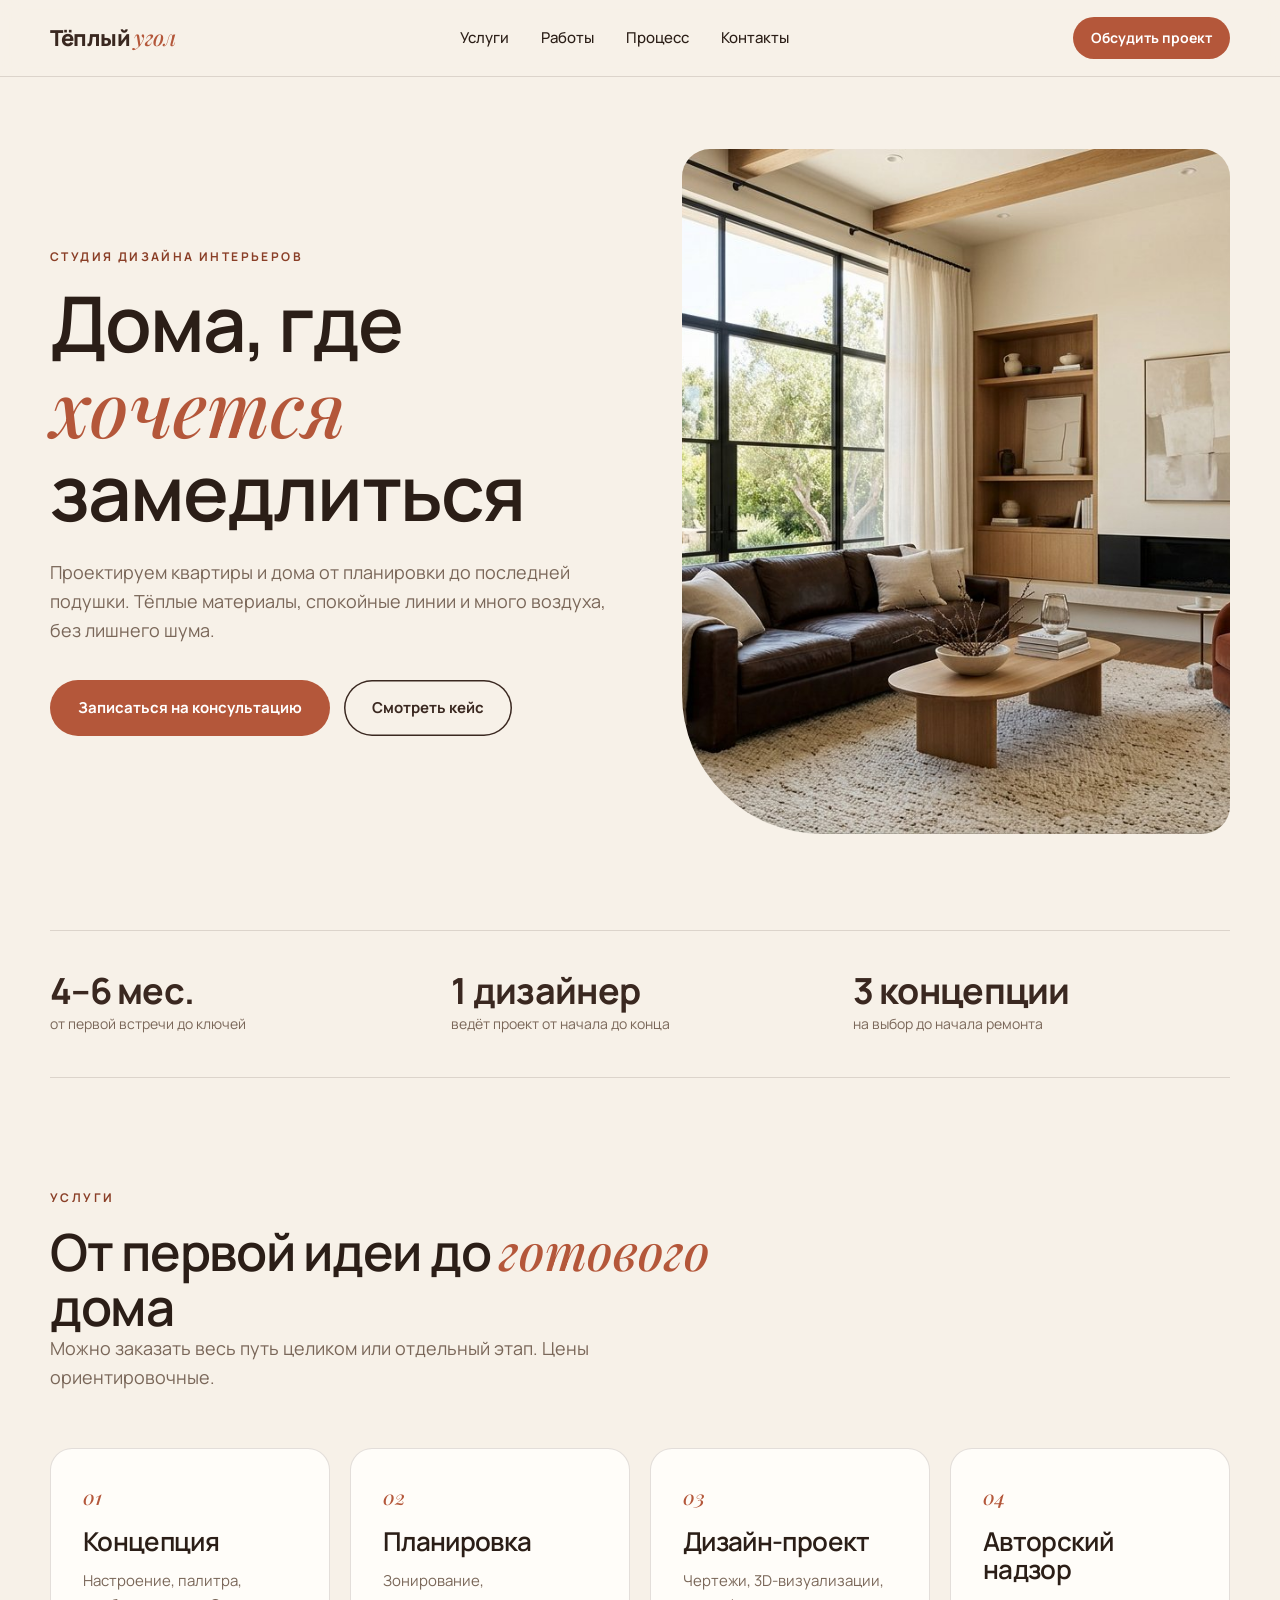
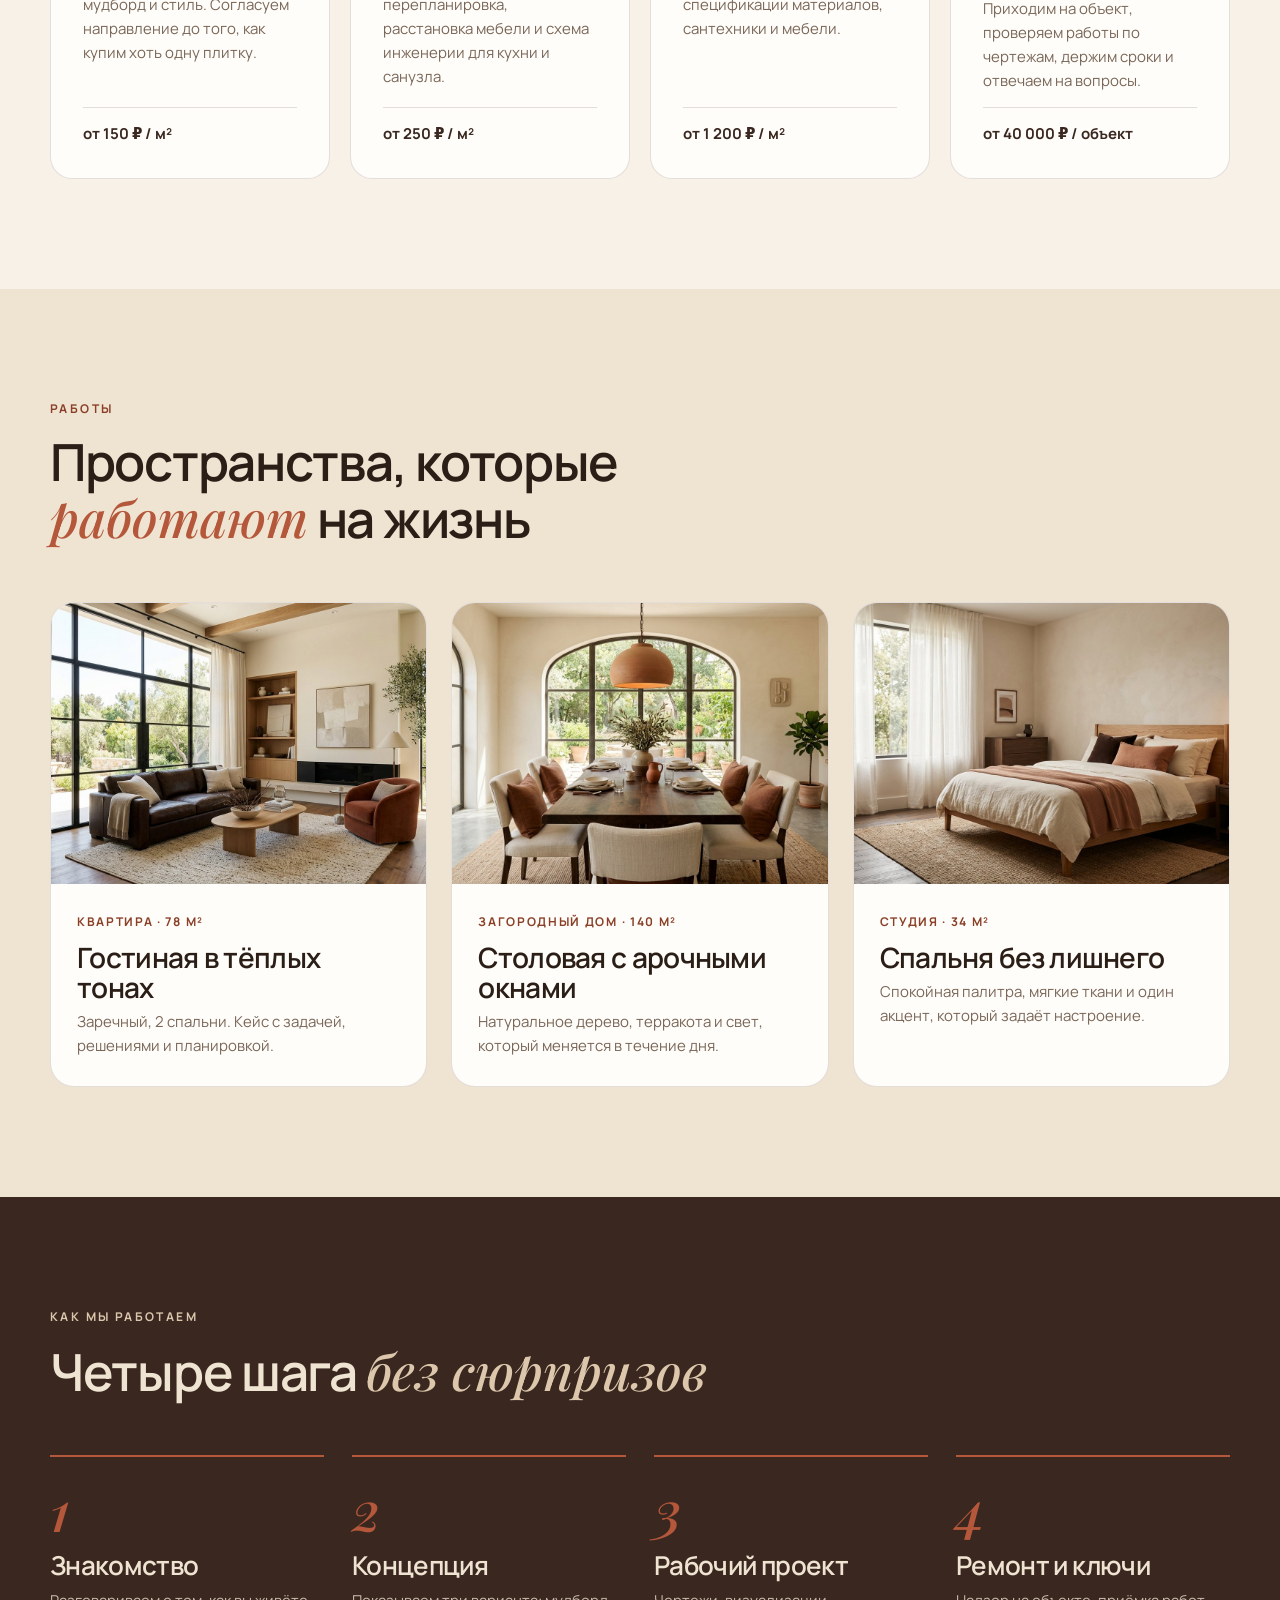
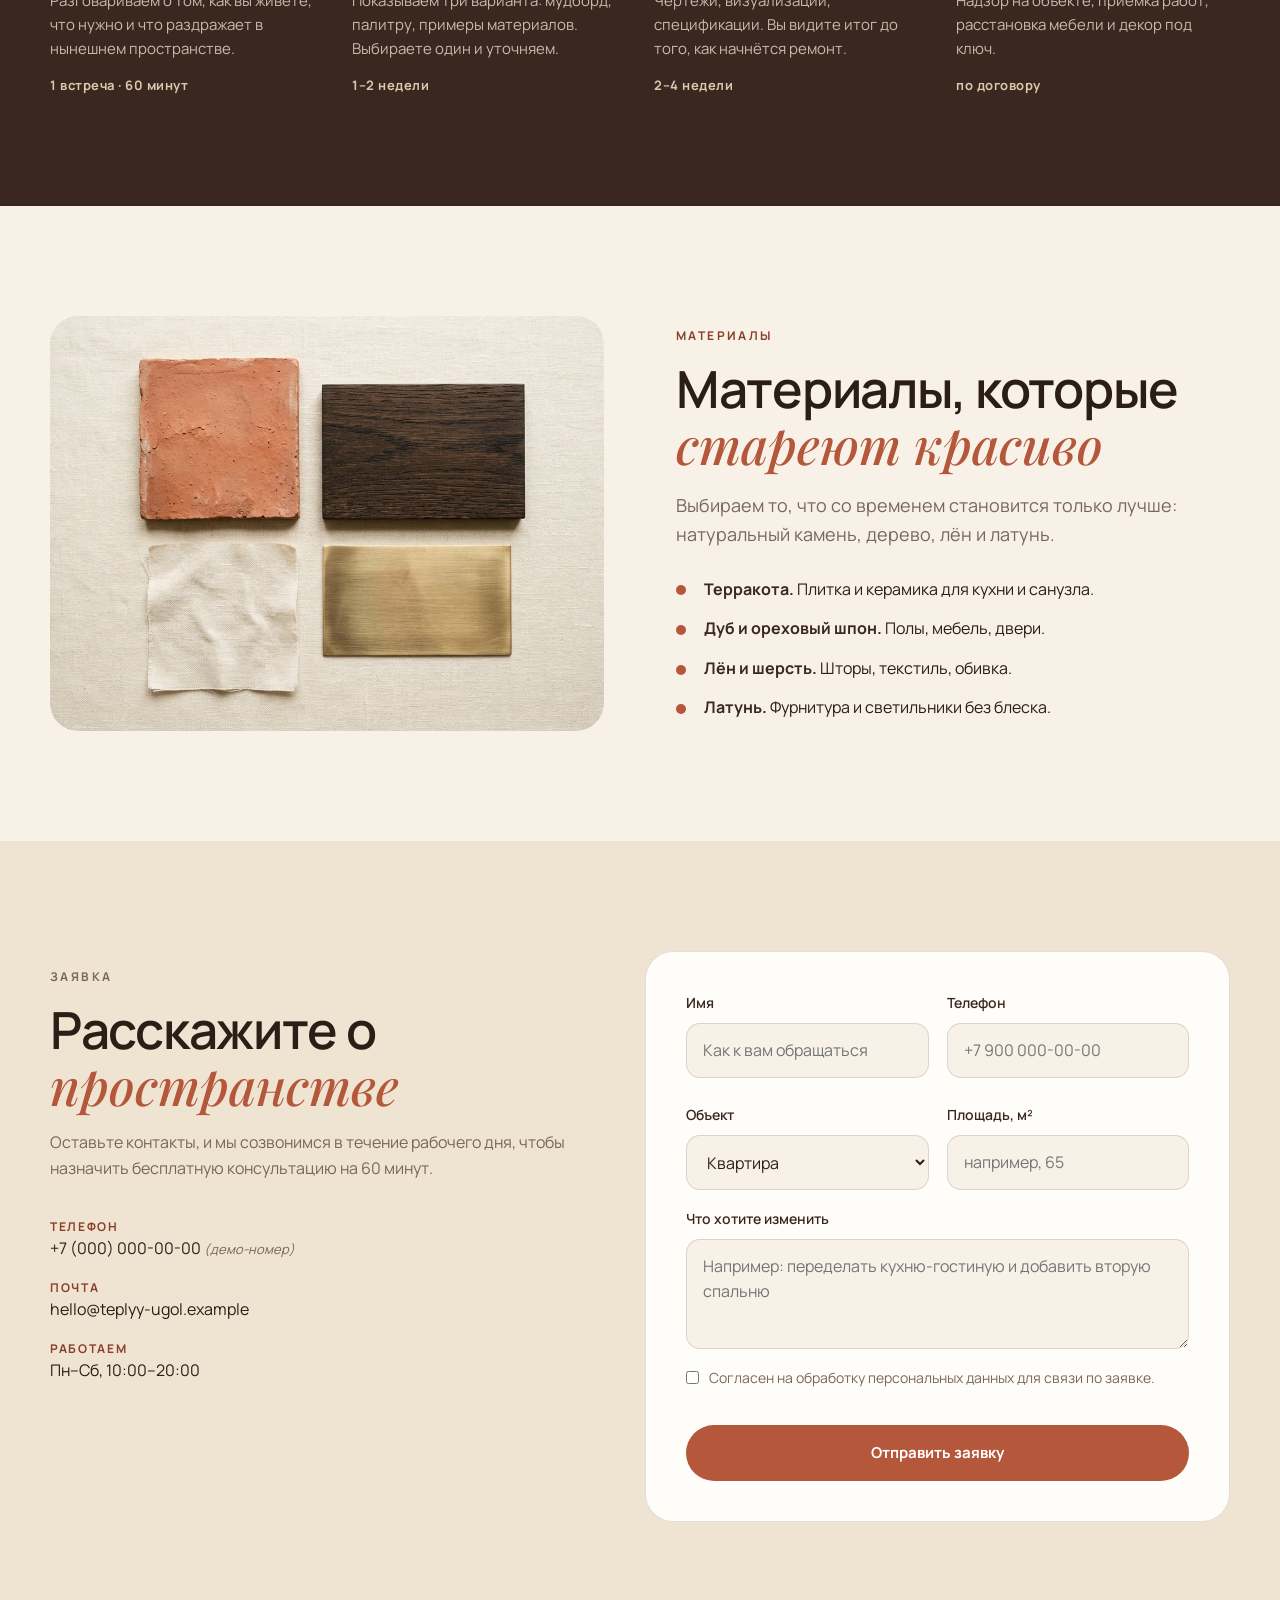
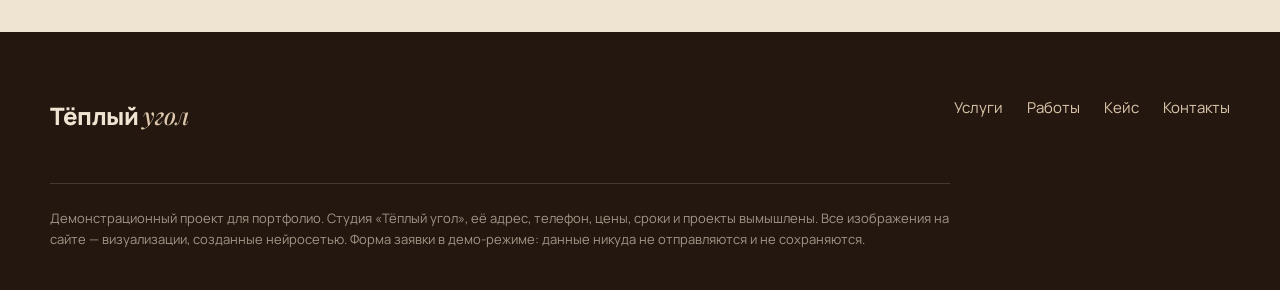
<file: index.html>
<!DOCTYPE html>
<html lang="ru">
<head>
  <meta charset="UTF-8">
  <meta name="viewport" content="width=device-width, initial-scale=1.0">
  <script>document.documentElement.classList.add("js");</script>
  <title>Тёплый угол — студия дизайна интерьеров</title>
  <meta name="description" content="Студия дизайна интерьеров: концепция, планировка, дизайн-проект и авторский надзор. Демонстрационный проект для портфолио.">
  <link rel="stylesheet" href="assets/fonts.css">
  <link rel="stylesheet" href="styles.css">
</head>
<body>

<a class="skip" href="#main">Перейти к содержанию</a>

<header class="site-header">
  <div class="container nav-wrap">
    <a class="logo" href="index.html">Тёплый <em>угол</em></a>
    <nav class="nav" id="nav" aria-label="Основная навигация">
      <a href="#services">Услуги</a>
      <a href="#works">Работы</a>
      <a href="#process">Процесс</a>
      <a href="#contact">Контакты</a>
    </nav>
    <a class="btn btn--small" href="#contact">Обсудить проект</a>
    <button class="burger" aria-label="Открыть меню" aria-expanded="false" aria-controls="nav">
      <span></span><span></span>
    </button>
  </div>
</header>

<main id="main">

  <!-- Первый экран -->
  <section class="hero">
    <div class="container hero__grid">
      <div class="reveal">
        <p class="eyebrow">Студия дизайна интерьеров</p>
        <h1>Дома, где <em>хочется</em> замедлиться</h1>
        <p class="lead">Проектируем квартиры и дома от планировки до последней подушки. Тёплые материалы, спокойные линии и много воздуха, без лишнего шума.</p>
        <div class="hero__cta">
          <a class="btn" href="#contact">Записаться на консультацию</a>
          <a class="btn btn--ghost" href="case.html">Смотреть кейс</a>
        </div>
      </div>
      <figure class="hero__media reveal">
        <img src="assets/img/hero-living.jpg" width="1408" height="768"
             alt="Гостиная с кремовыми стенами, тёмным шоколадным диваном и терракотовым креслом у большого окна">
      </figure>
    </div>
  </section>

  <!-- Цифры -->
  <section class="container stats" aria-label="Ключевые параметры работы">
    <div><strong>4–6 мес.</strong><span>от первой встречи до ключей</span></div>
    <div><strong>1 дизайнер</strong><span>ведёт проект от начала до конца</span></div>
    <div><strong>3 концепции</strong><span>на выбор до начала ремонта</span></div>
  </section>

  <!-- Услуги -->
  <section id="services" class="section">
    <div class="container">
      <header class="section__head reveal">
        <p class="eyebrow">Услуги</p>
        <h2>От первой идеи до <em>готового</em> дома</h2>
        <p class="lead">Можно заказать весь путь целиком или отдельный этап. Цены ориентировочные.</p>
      </header>
      <div class="cards4">
        <article class="card reveal">
          <span class="card__num">01</span>
          <h3>Концепция</h3>
          <p>Настроение, палитра, мудборд и стиль. Согласуем направление до того, как купим хоть одну плитку.</p>
          <span class="card__price">от 150 ₽ / м²</span>
        </article>
        <article class="card reveal">
          <span class="card__num">02</span>
          <h3>Планировка</h3>
          <p>Зонирование, перепланировка, расстановка мебели и схема инженерии для кухни и санузла.</p>
          <span class="card__price">от 250 ₽ / м²</span>
        </article>
        <article class="card reveal">
          <span class="card__num">03</span>
          <h3>Дизайн-проект</h3>
          <p>Чертежи, 3D-визуализации, спецификации материалов, сантехники и мебели.</p>
          <span class="card__price">от 1 200 ₽ / м²</span>
        </article>
        <article class="card reveal">
          <span class="card__num">04</span>
          <h3>Авторский надзор</h3>
          <p>Приходим на объект, проверяем работы по чертежам, держим сроки и отвечаем на вопросы.</p>
          <span class="card__price">от 40 000 ₽ / объект</span>
        </article>
      </div>
    </div>
  </section>

  <!-- Работы -->
  <section id="works" class="section" style="background: var(--cream);">
    <div class="container">
      <header class="section__head reveal">
        <p class="eyebrow">Работы</p>
        <h2>Пространства, которые <em>работают</em> на жизнь</h2>
      </header>
      <div class="works">
        <a class="work reveal" href="case.html">
          <div class="work__img"><img src="assets/img/hero-living.jpg" width="1408" height="768" alt="Гостиная квартиры 78 м²" loading="lazy"></div>
          <div class="work__body">
            <span class="work__tag">Квартира · 78 м²</span>
            <h3>Гостиная в тёплых тонах</h3>
            <p>Заречный, 2 спальни. Кейс с задачей, решениями и планировкой.</p>
          </div>
        </a>
        <article class="work work--static reveal">
          <div class="work__img"><img src="assets/img/case-dining.jpg" width="1408" height="768" alt="Столовая с большим деревянным столом и терракотовой подвеской" loading="lazy"></div>
          <div class="work__body">
            <span class="work__tag">Загородный дом · 140 м²</span>
            <h3>Столовая с арочными окнами</h3>
            <p>Натуральное дерево, терракота и свет, который меняется в течение дня.</p>
          </div>
        </article>
        <article class="work work--static reveal">
          <div class="work__img"><img src="assets/img/case-bedroom.jpg" width="1408" height="768" alt="Спальня с льняным бельём и деревянной кроватью" loading="lazy"></div>
          <div class="work__body">
            <span class="work__tag">Студия · 34 м²</span>
            <h3>Спальня без лишнего</h3>
            <p>Спокойная палитра, мягкие ткани и один акцент, который задаёт настроение.</p>
          </div>
        </article>
      </div>
    </div>
  </section>

  <!-- Процесс -->
  <section id="process" class="section section--dark">
    <div class="container">
      <header class="section__head reveal">
        <p class="eyebrow">Как мы работаем</p>
        <h2>Четыре шага <em>без сюрпризов</em></h2>
      </header>
      <div class="steps">
        <article class="step reveal">
          <div class="step__n">1</div>
          <h3>Знакомство</h3>
          <p>Разговариваем о том, как вы живёте, что нужно и что раздражает в нынешнем пространстве.</p>
          <time>1 встреча · 60 минут</time>
        </article>
        <article class="step reveal">
          <div class="step__n">2</div>
          <h3>Концепция</h3>
          <p>Показываем три варианта: мудборд, палитру, примеры материалов. Выбираете один и уточняем.</p>
          <time>1–2 недели</time>
        </article>
        <article class="step reveal">
          <div class="step__n">3</div>
          <h3>Рабочий проект</h3>
          <p>Чертежи, визуализации, спецификации. Вы видите итог до того, как начнётся ремонт.</p>
          <time>2–4 недели</time>
        </article>
        <article class="step reveal">
          <div class="step__n">4</div>
          <h3>Ремонт и ключи</h3>
          <p>Надзор на объекте, приёмка работ, расстановка мебели и декор под ключ.</p>
          <time>по договору</time>
        </article>
      </div>
    </div>
  </section>

  <!-- Материалы -->
  <section class="section">
    <div class="container split">
      <div class="reveal">
        <img src="assets/img/material-texture.jpg" width="1408" height="768" alt="Образцы материалов: терракотовая плитка, тёмный дуб, льняная ткань и латунь" loading="lazy">
      </div>
      <div class="reveal">
        <p class="eyebrow">Материалы</p>
        <h2>Материалы, которые <em>стареют красиво</em></h2>
        <p class="lead" style="margin-top:18px">Выбираем то, что со временем становится только лучше: натуральный камень, дерево, лён и латунь.</p>
        <ul class="ticks">
          <li><strong>Терракота.</strong> Плитка и керамика для кухни и санузла.</li>
          <li><strong>Дуб и ореховый шпон.</strong> Полы, мебель, двери.</li>
          <li><strong>Лён и шерсть.</strong> Шторы, текстиль, обивка.</li>
          <li><strong>Латунь.</strong> Фурнитура и светильники без блеска.</li>
        </ul>
      </div>
    </div>
  </section>

  <!-- Заявка -->
  <section id="contact" class="section" style="background: var(--cream);">
    <div class="container contact">
      <div class="contact__info reveal">
        <p class="eyebrow">Заявка</p>
        <h2>Расскажите о <em>пространстве</em></h2>
        <p>Оставьте контакты, и мы созвонимся в течение рабочего дня, чтобы назначить бесплатную консультацию на 60 минут.</p>
        <ul class="contact__list">
          <li><span>Телефон</span>+7 (000) 000-00-00 <em style="color:var(--muted);font-size:13px">(демо-номер)</em></li>
          <li><span>Почта</span>hello@teplyy-ugol.example</li>
          <li><span>Работаем</span>Пн–Сб, 10:00–20:00</li>
        </ul>
      </div>

      <form class="form reveal" id="lead-form" novalidate>
        <div class="form__row">
          <div class="field">
            <label for="name">Имя</label>
            <input id="name" name="name" type="text" autocomplete="given-name" required placeholder="Как к вам обращаться">
            <span class="field__error" aria-live="polite"></span>
          </div>
          <div class="field">
            <label for="phone">Телефон</label>
            <input id="phone" name="phone" type="tel" autocomplete="tel" required placeholder="+7 900 000-00-00">
            <span class="field__error" aria-live="polite"></span>
          </div>
        </div>
        <div class="form__row">
          <div class="field">
            <label for="type">Объект</label>
            <select id="type" name="type">
              <option>Квартира</option>
              <option>Загородный дом</option>
              <option>Коммерческое помещение</option>
            </select>
          </div>
          <div class="field">
            <label for="area">Площадь, м²</label>
            <input id="area" name="area" type="number" min="10" placeholder="например, 65">
          </div>
        </div>
        <div class="field">
          <label for="message">Что хотите изменить</label>
          <textarea id="message" name="message" placeholder="Например: переделать кухню-гостиную и добавить вторую спальню"></textarea>
        </div>
        <label class="consent">
          <input id="consent" type="checkbox" required>
          <span>Согласен на обработку персональных данных для связи по заявке.</span>
        </label>
        <span class="field__error" aria-live="polite" style="margin-top:-12px"></span>
        <button class="btn btn--block" type="submit">Отправить заявку</button>
        <p class="form-msg" role="status" aria-live="polite"></p>
      </form>
    </div>
  </section>

</main>

<footer class="site-footer">
  <div class="container">
    <div class="footer__grid">
      <a class="footer__logo" href="index.html">Тёплый <em>угол</em></a>
      <nav class="footer__links" aria-label="Подвал">
        <a href="#services">Услуги</a>
        <a href="#works">Работы</a>
        <a href="case.html">Кейс</a>
        <a href="#contact">Контакты</a>
      </nav>
    </div>
    <p class="disclaimer">Демонстрационный проект для портфолио. Студия «Тёплый угол», её адрес, телефон, цены, сроки и проекты вымышлены. Все изображения на сайте — визуализации, созданные нейросетью. Форма заявки в демо-режиме: данные никуда не отправляются и не сохраняются.</p>
  </div>
</footer>

<script src="app.js"></script>
</body>
</html>
</file>
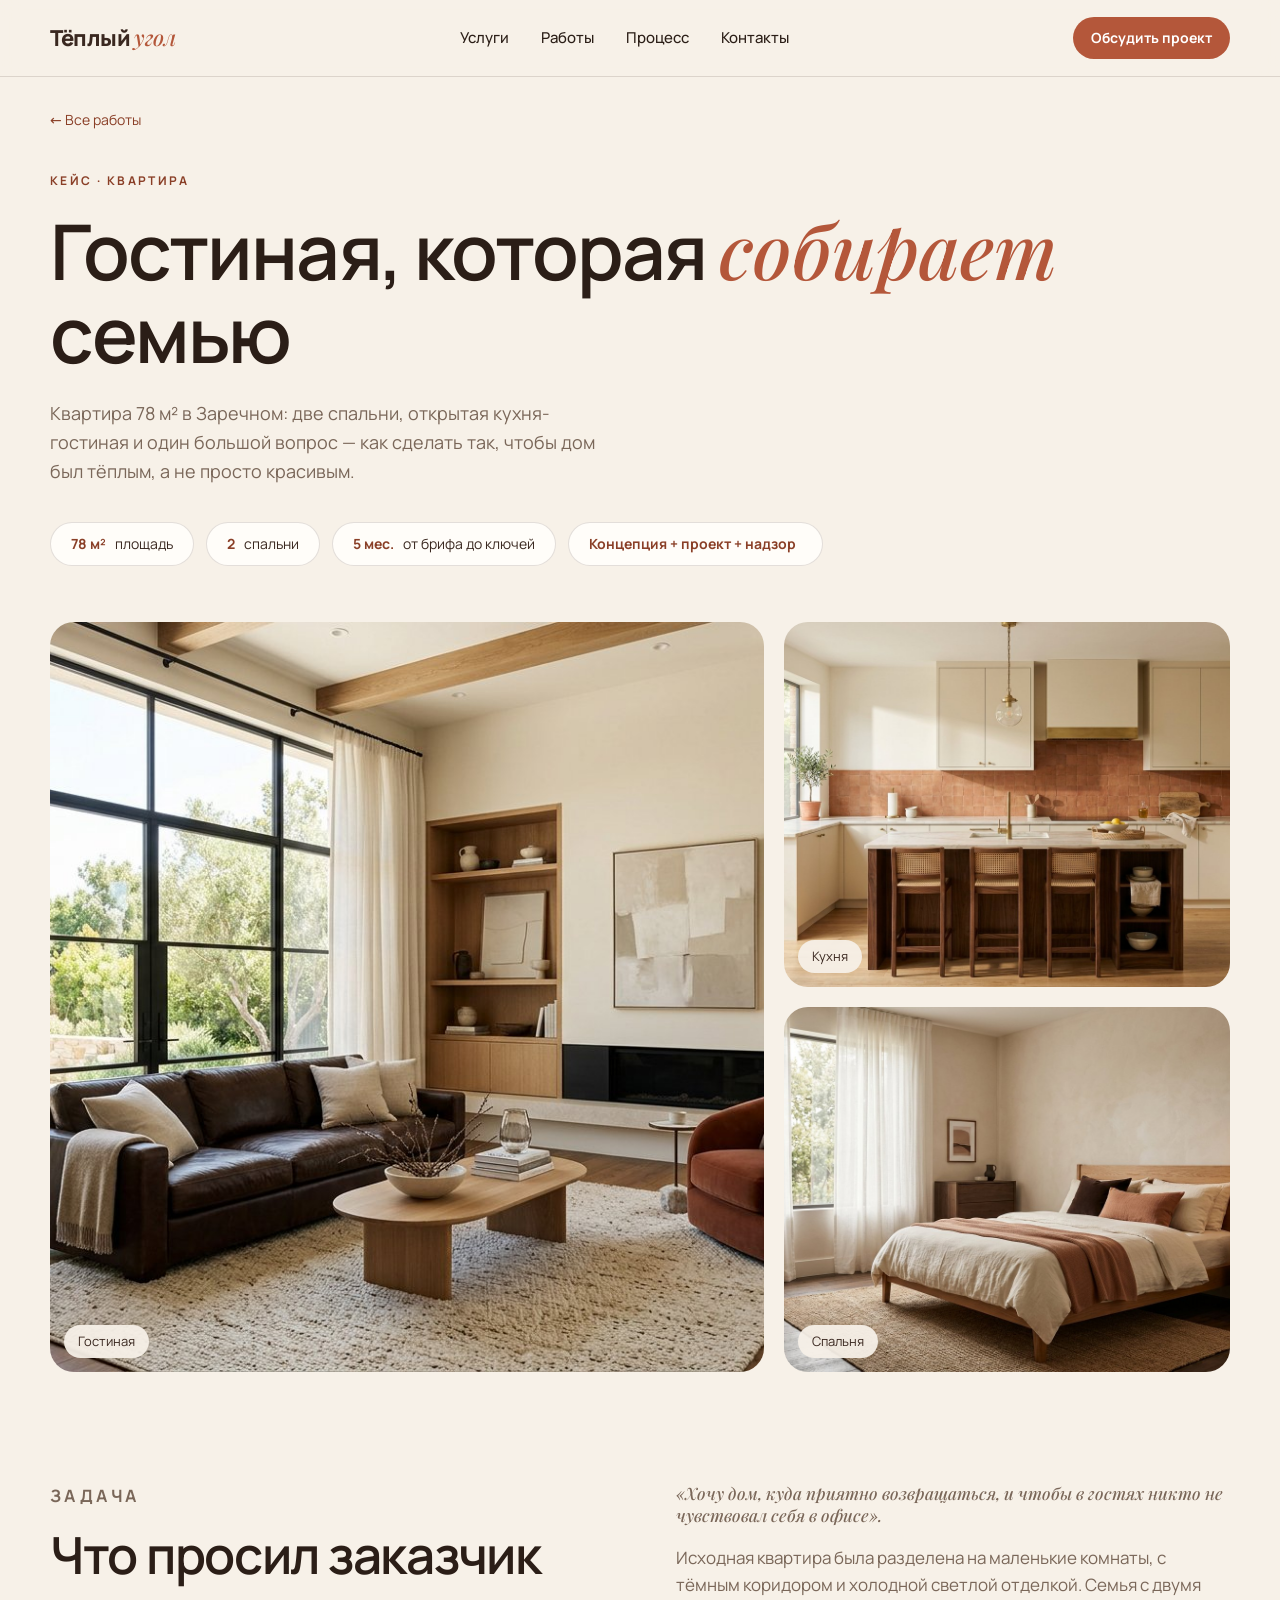
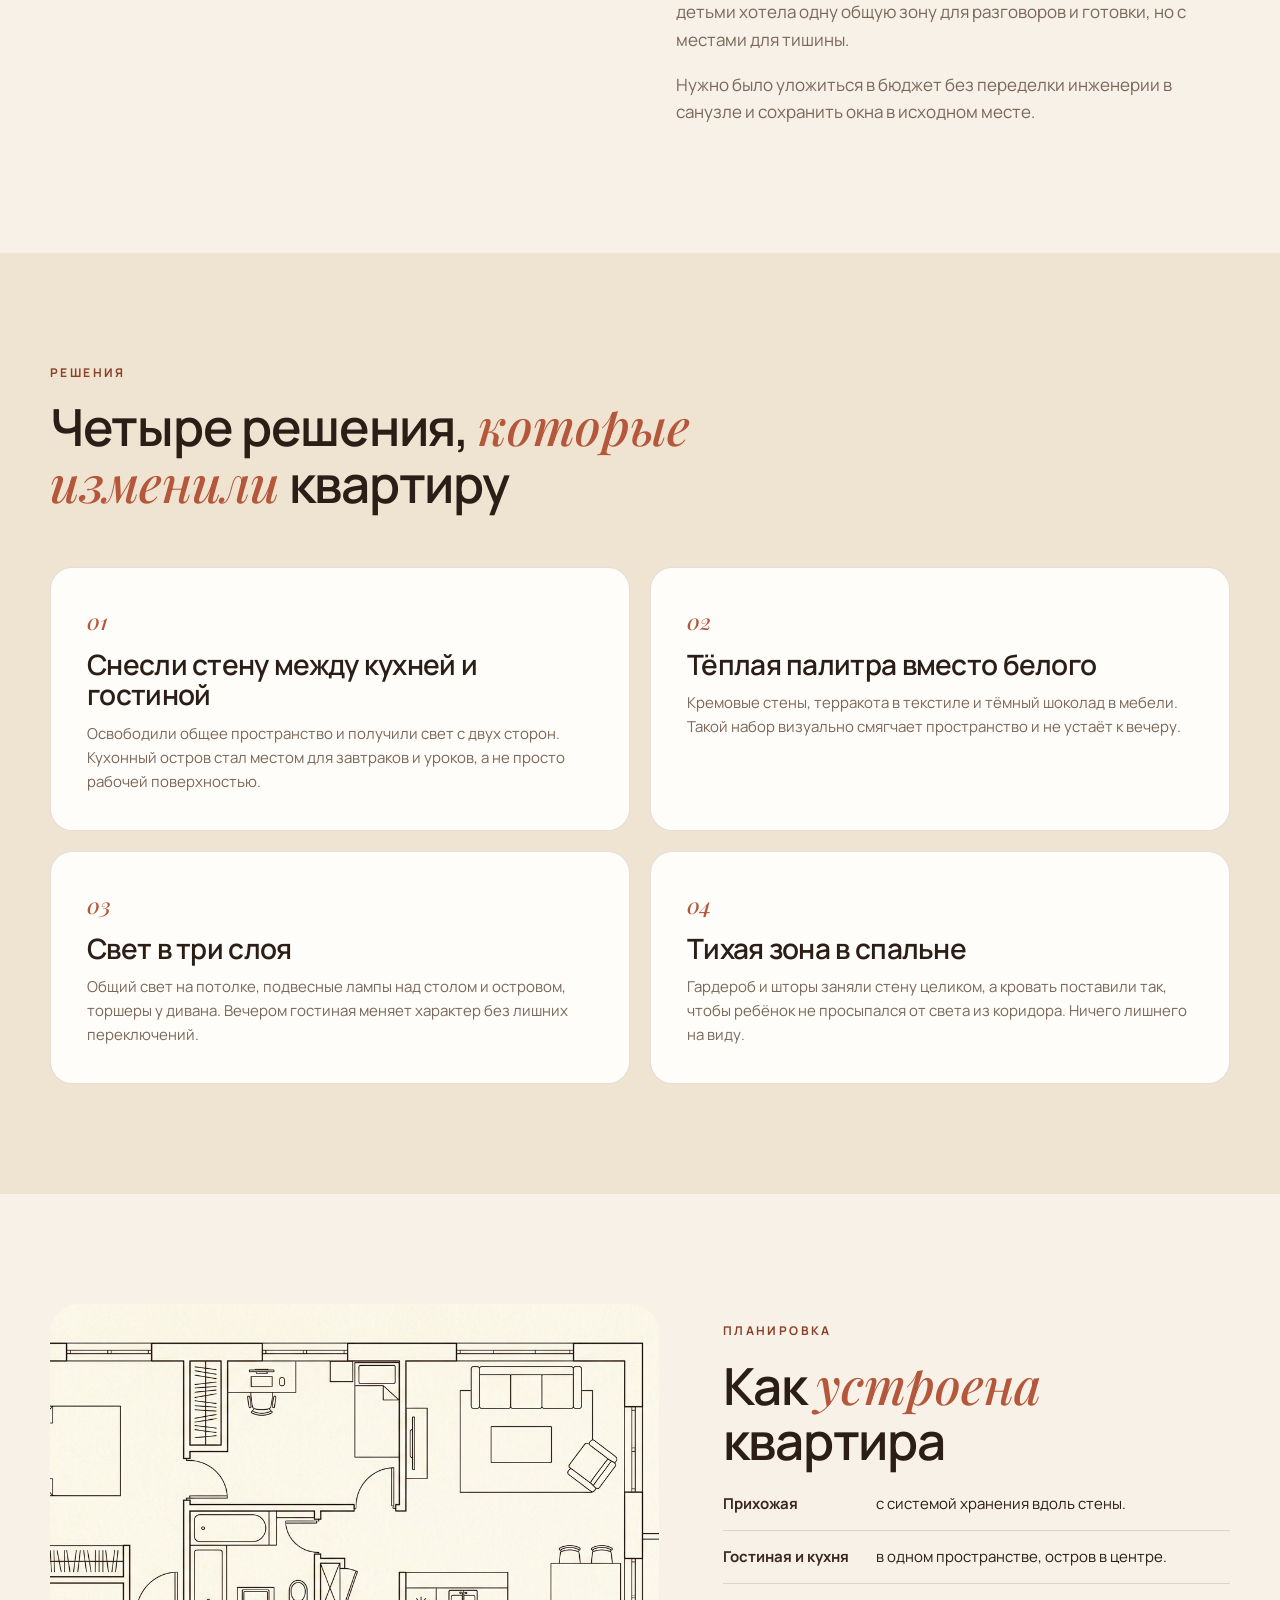
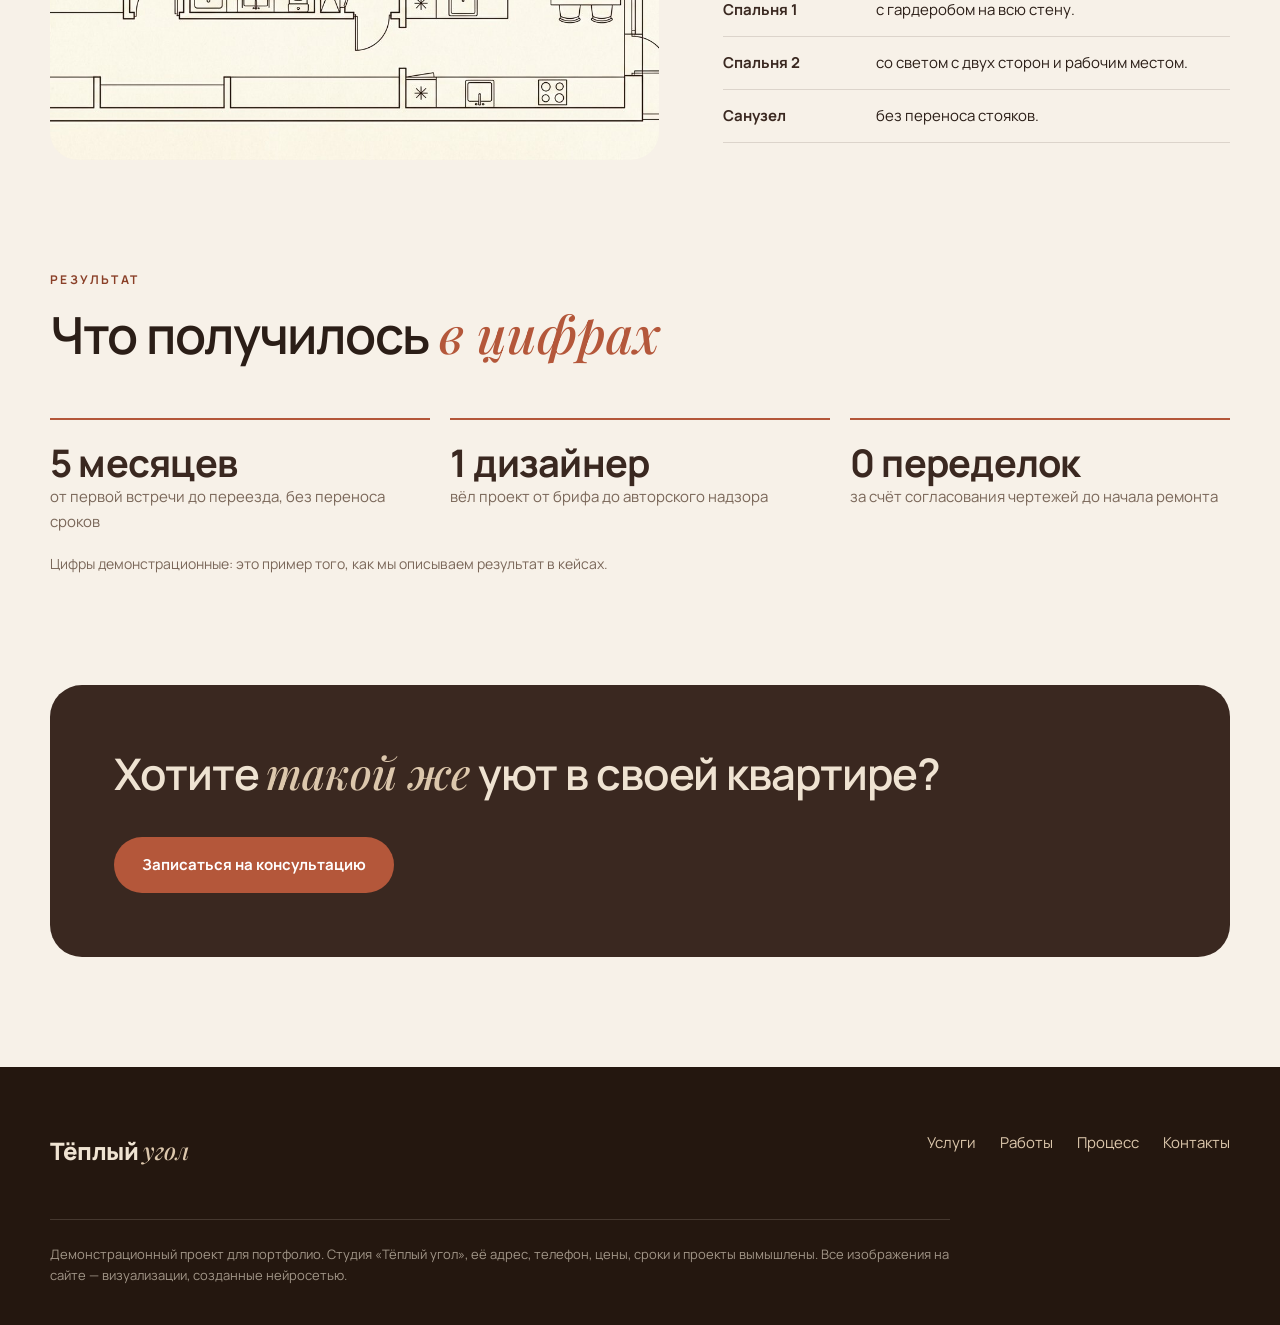
<file: case.html>
<!DOCTYPE html>
<html lang="ru">
<head>
  <meta charset="UTF-8">
  <meta name="viewport" content="width=device-width, initial-scale=1.0">
  <script>document.documentElement.classList.add("js");</script>
  <title>Квартира 78 м² · Гостиная в тёплых тонах — Тёплый угол</title>
  <meta name="description" content="Кейс студии дизайна интерьеров: квартира 78 м² в Заречном. Задача, решения, планировка и результат. Демонстрационный проект.">
  <link rel="stylesheet" href="assets/fonts.css">
  <link rel="stylesheet" href="styles.css">
</head>
<body>

<a class="skip" href="#main">Перейти к содержанию</a>

<header class="site-header">
  <div class="container nav-wrap">
    <a class="logo" href="index.html">Тёплый <em>угол</em></a>
    <nav class="nav" id="nav" aria-label="Основная навигация">
      <a href="index.html#services">Услуги</a>
      <a href="index.html#works">Работы</a>
      <a href="index.html#process">Процесс</a>
      <a href="index.html#contact">Контакты</a>
    </nav>
    <a class="btn btn--small" href="index.html#contact">Обсудить проект</a>
    <button class="burger" aria-label="Открыть меню" aria-expanded="false" aria-controls="nav">
      <span></span><span></span>
    </button>
  </div>
</header>

<main id="main">

  <div class="container crumbs">
    <a href="index.html#works">← Все работы</a>
  </div>

  <!-- Заголовок кейса -->
  <section class="case-hero">
    <div class="container reveal">
      <p class="eyebrow">Кейс · Квартира</p>
      <h1>Гостиная, которая <em>собирает</em> семью</h1>
      <p class="lead">Квартира 78 м² в Заречном: две спальни, открытая кухня-гостиная и один большой вопрос — как сделать так, чтобы дом был тёплым, а не просто красивым.</p>
      <div class="facts">
        <span class="fact"><strong>78 м²</strong> площадь</span>
        <span class="fact"><strong>2</strong> спальни</span>
        <span class="fact"><strong>5 мес.</strong> от брифа до ключей</span>
        <span class="fact"><strong>Концепция + проект + надзор</strong></span>
      </div>
    </div>
  </section>

  <!-- Галерея -->
  <section class="container" aria-label="Фото проекта">
    <div class="gallery reveal">
      <figure class="gallery__main">
        <img src="assets/img/hero-living.jpg" width="1408" height="768" alt="Гостиная: тёмный шоколадный диван, терракотовое кресло, кремовые шторы у окна">
        <figcaption>Гостиная</figcaption>
      </figure>
      <figure class="gallery__sm">
        <img src="assets/img/case-kitchen.jpg" width="1408" height="768" alt="Кухня с кремовыми фасадами, терракотовым фартуком и островом из тёмного дерева" loading="lazy">
        <figcaption>Кухня</figcaption>
      </figure>
      <figure class="gallery__sm">
        <img src="assets/img/case-bedroom.jpg" width="1408" height="768" alt="Спальня с деревянной кроватью, льняным бельём и подвесным светильником" loading="lazy">
        <figcaption>Спальня</figcaption>
      </figure>
    </div>
  </section>

  <!-- Задача и идея -->
  <section class="section">
    <div class="container brief">
      <div class="reveal">
        <p class="eyebrow">Задача</p>
        <h2>Что просил заказчик</h2>
      </div>
      <div class="reveal">
        <p class="brief__big">«Хочу дом, куда приятно возвращаться, и чтобы в гостях никто не чувствовал себя в офисе».</p>
        <p>Исходная квартира была разделена на маленькие комнаты, с тёмным коридором и холодной светлой отделкой. Семья с двумя детьми хотела одну общую зону для разговоров и готовки, но с местами для тишины.</p>
        <p>Нужно было уложиться в бюджет без переделки инженерии в санузле и сохранить окна в исходном месте.</p>
      </div>
    </div>
  </section>

  <!-- Решения -->
  <section class="section" style="background: var(--cream);">
    <div class="container">
      <header class="section__head reveal">
        <p class="eyebrow">Решения</p>
        <h2>Четыре решения, <em>которые изменили</em> квартиру</h2>
      </header>
      <div class="solutions">
        <article class="solution reveal">
          <span class="solution__n">01</span>
          <h3>Снесли стену между кухней и гостиной</h3>
          <p>Освободили общее пространство и получили свет с двух сторон. Кухонный остров стал местом для завтраков и уроков, а не просто рабочей поверхностью.</p>
        </article>
        <article class="solution reveal">
          <span class="solution__n">02</span>
          <h3>Тёплая палитра вместо белого</h3>
          <p>Кремовые стены, терракота в текстиле и тёмный шоколад в мебели. Такой набор визуально смягчает пространство и не устаёт к вечеру.</p>
        </article>
        <article class="solution reveal">
          <span class="solution__n">03</span>
          <h3>Свет в три слоя</h3>
          <p>Общий свет на потолке, подвесные лампы над столом и островом, торшеры у дивана. Вечером гостиная меняет характер без лишних переключений.</p>
        </article>
        <article class="solution reveal">
          <span class="solution__n">04</span>
          <h3>Тихая зона в спальне</h3>
          <p>Гардероб и шторы заняли стену целиком, а кровать поставили так, чтобы ребёнок не просыпался от света из коридора. Ничего лишнего на виду.</p>
        </article>
      </div>
    </div>
  </section>

  <!-- Планировка -->
  <section class="section">
    <div class="container plan">
      <div class="reveal">
        <img src="assets/img/case-plan.jpg" width="1408" height="768" alt="Планировка квартиры: две спальни, открытая кухня-гостиная, санузел и прихожая" loading="lazy">
      </div>
      <div class="reveal">
        <p class="eyebrow">Планировка</p>
        <h2>Как <em>устроена</em> квартира</h2>
        <ul>
          <li><strong>Прихожая</strong> с системой хранения вдоль стены.</li>
          <li><strong>Гостиная и кухня</strong> в одном пространстве, остров в центре.</li>
          <li><strong>Спальня 1</strong> с гардеробом на всю стену.</li>
          <li><strong>Спальня 2</strong> со светом с двух сторон и рабочим местом.</li>
          <li><strong>Санузел</strong> без переноса стояков.</li>
        </ul>
      </div>
    </div>
  </section>

  <!-- Результат -->
  <section class="section" style="padding-top:0;">
    <div class="container">
      <header class="section__head reveal">
        <p class="eyebrow">Результат</p>
        <h2>Что получилось <em>в цифрах</em></h2>
      </header>
      <div class="result reveal">
        <div class="result__item"><strong>5 месяцев</strong><span>от первой встречи до переезда, без переноса сроков</span></div>
        <div class="result__item"><strong>1 дизайнер</strong><span>вёл проект от брифа до авторского надзора</span></div>
        <div class="result__item"><strong>0 переделок</strong><span>за счёт согласования чертежей до начала ремонта</span></div>
      </div>
      <p class="section__note">Цифры демонстрационные: это пример того, как мы описываем результат в кейсах.</p>
    </div>
  </section>

  <!-- CTA -->
  <section class="container" style="padding-bottom: 110px;">
    <div class="cta-band reveal">
      <h2>Хотите <em>такой же</em> уют в своей квартире?</h2>
      <a class="btn" href="index.html#contact">Записаться на консультацию</a>
    </div>
  </section>

</main>

<footer class="site-footer">
  <div class="container">
    <div class="footer__grid">
      <a class="footer__logo" href="index.html">Тёплый <em>угол</em></a>
      <nav class="footer__links" aria-label="Подвал">
        <a href="index.html#services">Услуги</a>
        <a href="index.html#works">Работы</a>
        <a href="index.html#process">Процесс</a>
        <a href="index.html#contact">Контакты</a>
      </nav>
    </div>
    <p class="disclaimer">Демонстрационный проект для портфолио. Студия «Тёплый угол», её адрес, телефон, цены, сроки и проекты вымышлены. Все изображения на сайте — визуализации, созданные нейросетью.</p>
  </div>
</footer>

<script src="app.js"></script>
</body>
</html>
</file>
<file: assets/fonts.css>
/* Локальные шрифты: Manrope + Playfair Display (кириллица и латиница) */
/* cyrillic */
@font-face {
  font-family: 'Manrope';
  font-style: normal;
  font-weight: 400;
  font-display: swap;
  src: url(fonts/xn7gYHE41ni1AdIRggOxSuXd.woff2) format('woff2');
  unicode-range: U+0301, U+0400-045F, U+0490-0491, U+04B0-04B1, U+2116;
}
/* latin */
@font-face {
  font-family: 'Manrope';
  font-style: normal;
  font-weight: 400;
  font-display: swap;
  src: url(fonts/xn7gYHE41ni1AdIRggexSg.woff2) format('woff2');
  unicode-range: U+0000-00FF, U+0131, U+0152-0153, U+02BB-02BC, U+02C6, U+02DA, U+02DC, U+0304, U+0308, U+0329, U+2000-206F, U+20AC, U+2122, U+2191, U+2193, U+2212, U+2215, U+FEFF, U+FFFD;
}
/* cyrillic */
@font-face {
  font-family: 'Manrope';
  font-style: normal;
  font-weight: 500;
  font-display: swap;
  src: url(fonts/xn7gYHE41ni1AdIRggOxSuXd.woff2) format('woff2');
  unicode-range: U+0301, U+0400-045F, U+0490-0491, U+04B0-04B1, U+2116;
}
/* latin */
@font-face {
  font-family: 'Manrope';
  font-style: normal;
  font-weight: 500;
  font-display: swap;
  src: url(fonts/xn7gYHE41ni1AdIRggexSg.woff2) format('woff2');
  unicode-range: U+0000-00FF, U+0131, U+0152-0153, U+02BB-02BC, U+02C6, U+02DA, U+02DC, U+0304, U+0308, U+0329, U+2000-206F, U+20AC, U+2122, U+2191, U+2193, U+2212, U+2215, U+FEFF, U+FFFD;
}
/* cyrillic */
@font-face {
  font-family: 'Manrope';
  font-style: normal;
  font-weight: 600;
  font-display: swap;
  src: url(fonts/xn7gYHE41ni1AdIRggOxSuXd.woff2) format('woff2');
  unicode-range: U+0301, U+0400-045F, U+0490-0491, U+04B0-04B1, U+2116;
}
/* latin */
@font-face {
  font-family: 'Manrope';
  font-style: normal;
  font-weight: 600;
  font-display: swap;
  src: url(fonts/xn7gYHE41ni1AdIRggexSg.woff2) format('woff2');
  unicode-range: U+0000-00FF, U+0131, U+0152-0153, U+02BB-02BC, U+02C6, U+02DA, U+02DC, U+0304, U+0308, U+0329, U+2000-206F, U+20AC, U+2122, U+2191, U+2193, U+2212, U+2215, U+FEFF, U+FFFD;
}
/* cyrillic */
@font-face {
  font-family: 'Manrope';
  font-style: normal;
  font-weight: 700;
  font-display: swap;
  src: url(fonts/xn7gYHE41ni1AdIRggOxSuXd.woff2) format('woff2');
  unicode-range: U+0301, U+0400-045F, U+0490-0491, U+04B0-04B1, U+2116;
}
/* latin */
@font-face {
  font-family: 'Manrope';
  font-style: normal;
  font-weight: 700;
  font-display: swap;
  src: url(fonts/xn7gYHE41ni1AdIRggexSg.woff2) format('woff2');
  unicode-range: U+0000-00FF, U+0131, U+0152-0153, U+02BB-02BC, U+02C6, U+02DA, U+02DC, U+0304, U+0308, U+0329, U+2000-206F, U+20AC, U+2122, U+2191, U+2193, U+2212, U+2215, U+FEFF, U+FFFD;
}
/* cyrillic */
@font-face {
  font-family: 'Manrope';
  font-style: normal;
  font-weight: 800;
  font-display: swap;
  src: url(fonts/xn7gYHE41ni1AdIRggOxSuXd.woff2) format('woff2');
  unicode-range: U+0301, U+0400-045F, U+0490-0491, U+04B0-04B1, U+2116;
}
/* latin */
@font-face {
  font-family: 'Manrope';
  font-style: normal;
  font-weight: 800;
  font-display: swap;
  src: url(fonts/xn7gYHE41ni1AdIRggexSg.woff2) format('woff2');
  unicode-range: U+0000-00FF, U+0131, U+0152-0153, U+02BB-02BC, U+02C6, U+02DA, U+02DC, U+0304, U+0308, U+0329, U+2000-206F, U+20AC, U+2122, U+2191, U+2193, U+2212, U+2215, U+FEFF, U+FFFD;
}
/* cyrillic */
@font-face {
  font-family: 'Playfair Display';
  font-style: italic;
  font-weight: 500;
  font-display: swap;
  src: url(fonts/nuFkD-vYSZviVYUb_rj3ij__anPXDTnohkk72xU.woff2) format('woff2');
  unicode-range: U+0301, U+0400-045F, U+0490-0491, U+04B0-04B1, U+2116;
}
/* latin */
@font-face {
  font-family: 'Playfair Display';
  font-style: italic;
  font-weight: 500;
  font-display: swap;
  src: url(fonts/nuFkD-vYSZviVYUb_rj3ij__anPXDTnogkk7.woff2) format('woff2');
  unicode-range: U+0000-00FF, U+0131, U+0152-0153, U+02BB-02BC, U+02C6, U+02DA, U+02DC, U+0304, U+0308, U+0329, U+2000-206F, U+20AC, U+2122, U+2191, U+2193, U+2212, U+2215, U+FEFF, U+FFFD;
}
/* cyrillic */
@font-face {
  font-family: 'Playfair Display';
  font-style: italic;
  font-weight: 600;
  font-display: swap;
  src: url(fonts/nuFkD-vYSZviVYUb_rj3ij__anPXDTnohkk72xU.woff2) format('woff2');
  unicode-range: U+0301, U+0400-045F, U+0490-0491, U+04B0-04B1, U+2116;
}
/* latin */
@font-face {
  font-family: 'Playfair Display';
  font-style: italic;
  font-weight: 600;
  font-display: swap;
  src: url(fonts/nuFkD-vYSZviVYUb_rj3ij__anPXDTnogkk7.woff2) format('woff2');
  unicode-range: U+0000-00FF, U+0131, U+0152-0153, U+02BB-02BC, U+02C6, U+02DA, U+02DC, U+0304, U+0308, U+0329, U+2000-206F, U+20AC, U+2122, U+2191, U+2193, U+2212, U+2215, U+FEFF, U+FFFD;
}
</file>
<file: styles.css>
/* ==========================================================
   Тёплый угол — студия дизайна интерьеров
   Палитра: молочный · терракота · тёмный шоколад
   ========================================================== */

:root {
  --milk: #f7f1e8;
  --cream: #efe3d2;
  --sand: #dcc7ac;
  --terra: #b4573a;
  --terra-d: #8a3f27;
  --choc: #3a2820;
  --choc-d: #24170f;
  --ink: #2b1e17;
  --muted: #7a6759;
  --white: #fffdf9;
  --line: rgba(58, 40, 32, 0.14);
  --serif: "Playfair Display", Georgia, "Times New Roman", serif;
  --sans: "Manrope", system-ui, -apple-system, "Segoe UI", Roboto, sans-serif;
  --radius: 22px;
}

*, *::before, *::after { box-sizing: border-box; margin: 0; padding: 0; }
html { scroll-behavior: smooth; scroll-padding-top: 90px; }
body {
  font-family: var(--sans);
  background: var(--milk);
  color: var(--ink);
  line-height: 1.6;
  -webkit-font-smoothing: antialiased;
}
img { display: block; max-width: 100%; height: auto; }
a { color: inherit; }
button, input, select, textarea { font: inherit; }

.container { width: min(1180px, calc(100% - 40px)); margin: 0 auto; }

h1, h2, h3 {
  font-family: var(--sans);
  font-weight: 600;
  line-height: 1.08;
  letter-spacing: -0.025em;
}
h1 em, h2 em {
  font-family: var(--serif);
  font-style: italic;
  font-weight: 500;
  letter-spacing: 0;
  color: var(--terra);
}
.section--dark h2 em { color: var(--sand); }

.eyebrow {
  font-size: 12px;
  letter-spacing: 0.2em;
  text-transform: uppercase;
  color: var(--terra-d);
  font-weight: 700;
  margin-bottom: 16px;
}
.lead { font-size: 18px; color: var(--muted); max-width: 52ch; }

.skip { position: absolute; left: -999px; top: 0; }
.skip:focus { left: 16px; top: 16px; background: var(--choc); color: #fff; padding: 8px 14px; border-radius: 8px; z-index: 99; }

a:focus-visible, button:focus-visible, input:focus-visible, select:focus-visible, textarea:focus-visible {
  outline: 3px solid var(--terra);
  outline-offset: 3px;
}

/* ---------- Кнопки ---------- */
.btn {
  display: inline-flex;
  align-items: center;
  justify-content: center;
  padding: 16px 28px;
  border-radius: 999px;
  background: var(--terra);
  color: #fff;
  text-decoration: none;
  font-weight: 700;
  font-size: 15px;
  border: 0;
  cursor: pointer;
  transition: background 0.25s ease, transform 0.25s ease, color 0.25s ease;
}
.btn:hover { background: var(--terra-d); transform: translateY(-2px); }
.btn--ghost { background: transparent; color: var(--choc); box-shadow: inset 0 0 0 1.5px var(--choc); }
.btn--ghost:hover { background: var(--choc); color: #fff; }
.btn--small { padding: 10px 18px; font-size: 14px; }
.btn--block { width: 100%; }

/* ---------- Шапка ---------- */
.site-header {
  position: sticky;
  top: 0;
  z-index: 50;
  background: rgba(247, 241, 232, 0.92);
  backdrop-filter: blur(10px);
  -webkit-backdrop-filter: blur(10px);
  border-bottom: 1px solid var(--line);
}
.nav-wrap { display: flex; align-items: center; justify-content: space-between; gap: 20px; height: 76px; }
.logo { font-family: var(--sans); font-weight: 800; letter-spacing: -0.02em; font-size: 22px; text-decoration: none; color: var(--choc); }
.logo em { font-family: var(--serif); font-style: italic; font-weight: 500; letter-spacing: 0; color: var(--terra); }
.nav { display: flex; gap: 32px; }
.nav a { text-decoration: none; font-size: 15px; font-weight: 500; }
.nav a:hover { color: var(--terra); }
.burger {
  display: none;
  background: none;
  border: 0;
  width: 44px;
  height: 44px;
  cursor: pointer;
  flex-direction: column;
  justify-content: center;
  gap: 6px;
  align-items: center;
}
.burger span { display: block; width: 24px; height: 2px; background: var(--choc); border-radius: 2px; transition: transform 0.3s ease, opacity 0.3s ease; }
.site-header.is-open .burger span:nth-child(1) { transform: translateY(4px) rotate(45deg); }
.site-header.is-open .burger span:nth-child(2) { transform: translateY(-4px) rotate(-45deg); }

/* ---------- Герой ---------- */
.hero { padding: 72px 0 96px; }
.hero__grid { display: grid; grid-template-columns: 1.05fr 1fr; gap: 56px; align-items: center; }
.hero h1 { font-size: clamp(44px, 6vw, 80px); margin-bottom: 24px; }
.hero__cta { display: flex; gap: 14px; flex-wrap: wrap; margin-top: 36px; }
.hero__media { position: relative; }
.hero__media img {
  width: 100%;
  aspect-ratio: 4 / 5;
  object-fit: cover;
  border-radius: 28px 28px 28px 140px;
}
.hero__media figcaption {
  position: absolute;
  left: 18px;
  bottom: 18px;
  background: rgba(247, 241, 232, 0.94);
  padding: 8px 16px;
  border-radius: 999px;
  font-size: 13px;
  color: var(--choc);
}

/* ---------- Цифры ---------- */
.stats {
  display: grid;
  grid-template-columns: repeat(3, 1fr);
  gap: 24px;
  padding: 40px 0;
  border-top: 1px solid var(--line);
  border-bottom: 1px solid var(--line);
}
.stats strong { display: block; font-family: var(--sans); font-weight: 700; font-size: 36px; letter-spacing: -0.02em; color: var(--choc); line-height: 1.1; }
.stats span { color: var(--muted); font-size: 14px; }

/* ---------- Секции ---------- */
.section { padding: 110px 0; }
.section--dark { background: var(--choc); color: var(--cream); }
.section--dark .eyebrow { color: var(--sand); }
.section--dark .lead, .section--dark p { color: rgba(239, 227, 210, 0.78); }
.section__head { max-width: 680px; margin-bottom: 56px; }
h2 { font-size: clamp(34px, 4vw, 54px); }
.section__note { margin-top: 18px; font-size: 14px; color: var(--muted); }

/* ---------- Услуги ---------- */
.cards4 { display: grid; grid-template-columns: repeat(4, 1fr); gap: 20px; }
.card {
  background: var(--white);
  border: 1px solid var(--line);
  border-radius: var(--radius);
  padding: 32px;
  display: flex;
  flex-direction: column;
  gap: 14px;
  transition: transform 0.3s ease, box-shadow 0.3s ease;
}
.card:hover { transform: translateY(-4px); box-shadow: 0 22px 40px -22px rgba(58, 40, 32, 0.4); }
.card__num { font-family: var(--serif); font-style: italic; color: var(--terra); font-size: 20px; }
.card h3 { font-size: 26px; }
.card p { color: var(--muted); font-size: 15px; flex: 1; }
.card__price { font-weight: 700; color: var(--choc); font-size: 15px; border-top: 1px solid var(--line); padding-top: 14px; }

/* ---------- Работы ---------- */
.works { display: grid; grid-template-columns: repeat(3, 1fr); gap: 24px; }
.work {
  display: block;
  text-decoration: none;
  background: var(--white);
  border: 1px solid var(--line);
  border-radius: 24px;
  overflow: hidden;
  transition: box-shadow 0.3s ease, transform 0.3s ease;
}
.work:hover { transform: translateY(-4px); box-shadow: 0 22px 40px -22px rgba(58, 40, 32, 0.4); }
.work__img { overflow: hidden; }
.work img { width: 100%; aspect-ratio: 4 / 3; object-fit: cover; transition: transform 0.7s ease; }
.work:hover img { transform: scale(1.04); }
.work__body { padding: 24px 26px 28px; }
.work__tag { font-size: 12px; letter-spacing: 0.14em; text-transform: uppercase; color: var(--terra-d); font-weight: 700; }
.work h3 { font-size: 28px; margin: 8px 0 8px; }
.work p { color: var(--muted); font-size: 15px; }
.work--static { cursor: default; }
.work--static:hover { transform: none; box-shadow: none; }
.work--static:hover img { transform: none; }

/* ---------- Процесс ---------- */
.steps { display: grid; grid-template-columns: repeat(4, 1fr); gap: 28px; }
.step { border-top: 2px solid var(--terra); padding-top: 24px; }
.step__n { font-family: var(--serif); font-style: italic; font-size: 56px; color: var(--terra); line-height: 1; }
.step h3 { font-size: 26px; margin: 14px 0 10px; color: var(--cream); }
.step p { font-size: 15px; }
.step time { display: block; margin-top: 14px; font-size: 13px; font-weight: 700; color: var(--sand); letter-spacing: 0.04em; }

/* ---------- Материалы ---------- */
.split { display: grid; grid-template-columns: 1fr 1fr; gap: 72px; align-items: center; }
.split img { width: 100%; border-radius: 28px; aspect-ratio: 4 / 3; object-fit: cover; }
.ticks { list-style: none; margin-top: 28px; display: grid; gap: 14px; }
.ticks li { position: relative; padding-left: 28px; color: var(--ink); font-size: 16px; }
.ticks li::before {
  content: "";
  position: absolute;
  left: 0;
  top: 0.55em;
  width: 10px;
  height: 10px;
  border-radius: 50%;
  background: var(--terra);
}
.ticks strong { color: var(--choc); }

/* ---------- Заявка ---------- */
.contact { display: grid; grid-template-columns: 1fr 1.1fr; gap: 64px; align-items: start; }
.contact__info p { color: var(--muted); margin-top: 16px; }
.contact__list { list-style: none; margin-top: 36px; display: grid; gap: 16px; }
.contact__list li { font-size: 16px; }
.contact__list span { display: block; font-size: 12px; text-transform: uppercase; letter-spacing: 0.14em; color: var(--terra-d); font-weight: 700; }
.form {
  background: var(--white);
  border: 1px solid var(--line);
  border-radius: 28px;
  padding: 40px;
  display: grid;
  gap: 18px;
}
.form__row { display: grid; grid-template-columns: 1fr 1fr; gap: 18px; }
.field { display: grid; gap: 8px; }
.field label { font-size: 14px; font-weight: 600; color: var(--choc); }
.field input, .field select, .field textarea {
  width: 100%;
  padding: 14px 16px;
  border: 1px solid var(--line);
  border-radius: 14px;
  background: var(--milk);
  color: var(--ink);
}
.field textarea { min-height: 110px; resize: vertical; }
.field input[aria-invalid="true"], .field select[aria-invalid="true"] { border-color: #a33a2a; }
.field__error { font-size: 13px; color: #a33a2a; min-height: 0; }
.consent { display: flex; gap: 10px; align-items: flex-start; font-size: 14px; color: var(--muted); }
.consent input { margin-top: 4px; accent-color: var(--terra); }
.form-msg { display: none; padding: 14px 18px; border-radius: 14px; font-size: 14px; }
.form-msg.is-ok { display: block; background: #e8efe2; color: #2e5a2b; }
.form-msg.is-warn { display: block; background: #f6e4dc; color: #7a2c17; }

/* ---------- Футер ---------- */
.site-footer { background: var(--choc-d); color: var(--cream); padding: 64px 0 40px; }
.footer__grid { display: flex; justify-content: space-between; gap: 40px; flex-wrap: wrap; }
.footer__logo { font-family: var(--sans); font-weight: 800; letter-spacing: -0.02em; font-size: 24px; color: var(--cream); text-decoration: none; }
.footer__logo em { font-family: var(--serif); font-style: italic; font-weight: 500; letter-spacing: 0; color: var(--sand); }
.footer__links { display: flex; gap: 24px; flex-wrap: wrap; }
.footer__links a { text-decoration: none; color: var(--sand); font-size: 15px; }
.footer__links a:hover { color: #fff; }
.disclaimer {
  margin-top: 48px;
  padding-top: 24px;
  border-top: 1px solid rgba(239, 227, 210, 0.16);
  font-size: 13px;
  color: rgba(239, 227, 210, 0.62);
  max-width: 900px;
}

/* ---------- Страница кейса ---------- */
.crumbs { font-size: 14px; color: var(--muted); padding: 32px 0 0; }
.crumbs a { color: var(--terra-d); text-decoration: none; }
.crumbs a:hover { text-decoration: underline; }
.case-hero { padding: 40px 0 56px; }
.case-hero h1 { font-size: clamp(44px, 6vw, 84px); margin-bottom: 24px; }
.facts { display: flex; flex-wrap: wrap; gap: 12px; margin-top: 36px; }
.fact {
  background: var(--white);
  border: 1px solid var(--line);
  border-radius: 999px;
  padding: 10px 20px;
  font-size: 14px;
  color: var(--choc);
}
.fact strong { color: var(--terra-d); margin-right: 6px; }
.gallery { display: grid; grid-template-columns: 1.6fr 1fr; grid-template-rows: auto auto; gap: 20px; }
.gallery figure { position: relative; overflow: hidden; border-radius: 24px; }
.gallery img { width: 100%; height: 100%; object-fit: cover; }
.gallery__main { grid-row: span 2; }
.gallery__main img { aspect-ratio: 4 / 4.2; }
.gallery__sm img { aspect-ratio: 4 / 3; }
.gallery figcaption {
  position: absolute;
  left: 14px;
  bottom: 14px;
  background: rgba(247, 241, 232, 0.94);
  padding: 6px 14px;
  border-radius: 999px;
  font-size: 13px;
  color: var(--choc);
}
.gallery__caption { margin-top: 14px; font-size: 13px; color: var(--muted); }

.brief { display: grid; grid-template-columns: 1fr 1fr; gap: 72px; align-items: start; }
.brief p { color: var(--muted); font-size: 17px; margin-bottom: 18px; }
.brief__big { font-family: var(--serif); font-size: clamp(26px, 3vw, 36px); line-height: 1.3; color: var(--choc); font-style: italic; }

.solutions { display: grid; grid-template-columns: repeat(2, 1fr); gap: 20px; }
.solution { background: var(--white); border: 1px solid var(--line); border-radius: var(--radius); padding: 36px; }
.solution__n { font-family: var(--serif); font-style: italic; color: var(--terra); font-size: 22px; }
.solution h3 { font-size: 28px; margin: 10px 0 12px; }
.solution p { color: var(--muted); font-size: 15px; }

.plan { display: grid; grid-template-columns: 1.2fr 1fr; gap: 64px; align-items: center; }
.plan img { width: 100%; border-radius: 28px; background: var(--cream); aspect-ratio: 4 / 3; object-fit: cover; }
.plan ul { list-style: none; display: grid; gap: 14px; margin-top: 24px; }
.plan li { padding-bottom: 14px; border-bottom: 1px solid var(--line); font-size: 15px; }
.plan li strong { color: var(--choc); display: inline-block; min-width: 150px; }

.result { display: grid; grid-template-columns: repeat(3, 1fr); gap: 20px; }
.result__item { border-top: 2px solid var(--terra); padding-top: 22px; }
.result__item strong { display: block; font-family: var(--sans); font-weight: 700; font-size: 38px; letter-spacing: -0.02em; color: var(--choc); line-height: 1.1; }
.result__item span { color: var(--muted); font-size: 15px; }

.cta-band {
  background: var(--choc);
  color: var(--cream);
  border-radius: 32px;
  padding: 64px;
  display: flex;
  justify-content: space-between;
  align-items: center;
  gap: 40px;
  flex-wrap: wrap;
}
.cta-band h2 { color: var(--cream); font-size: clamp(30px, 3.4vw, 44px); }
.cta-band h2 em { color: var(--sand); }

/* ---------- Появление при скролле ---------- */
.js .reveal { opacity: 0; transform: translateY(24px); transition: opacity 0.9s ease, transform 0.9s ease; }
.js .reveal.is-visible { opacity: 1; transform: none; }

/* ---------- Адаптив ---------- */
@media (max-width: 1024px) {
  .cards4, .steps { grid-template-columns: repeat(2, 1fr); }
  .works { grid-template-columns: repeat(2, 1fr); }
  .split, .contact, .brief, .plan { gap: 48px; }
  .result { grid-template-columns: 1fr; }
}

@media (max-width: 860px) {
  .burger { display: flex; }
  .nav {
    display: none;
    position: absolute;
    top: 76px;
    left: 0;
    right: 0;
    flex-direction: column;
    gap: 0;
    background: var(--milk);
    border-bottom: 1px solid var(--line);
  }
  .nav a { padding: 16px 20px; border-top: 1px solid var(--line); }
  .site-header.is-open .nav { display: flex; }
  .nav-wrap .btn--small { display: none; }
  .hero__grid, .split, .contact, .brief, .plan, .gallery { grid-template-columns: 1fr; }
  .gallery__main { grid-row: auto; }
  .hero__media img { aspect-ratio: 4 / 3; border-radius: 24px; }
  .stats { grid-template-columns: 1fr; gap: 20px; }
  .solutions { grid-template-columns: 1fr; }
  .section { padding: 80px 0; }
  .cta-band { padding: 40px 28px; }
}

@media (max-width: 560px) {
  .cards4, .steps, .works { grid-template-columns: 1fr; }
  .form { padding: 28px 22px; }
  .form__row { grid-template-columns: 1fr; }
  .hero { padding: 48px 0 72px; }
  .hero__cta .btn { width: 100%; }
}

/* ---------- Уважение к настройкам «меньше движения» ---------- */
@media (prefers-reduced-motion: reduce) {
  html { scroll-behavior: auto; }
  *, *::before, *::after { transition: none !important; animation: none !important; }
  .js .reveal { opacity: 1; transform: none; }
}
</file>
